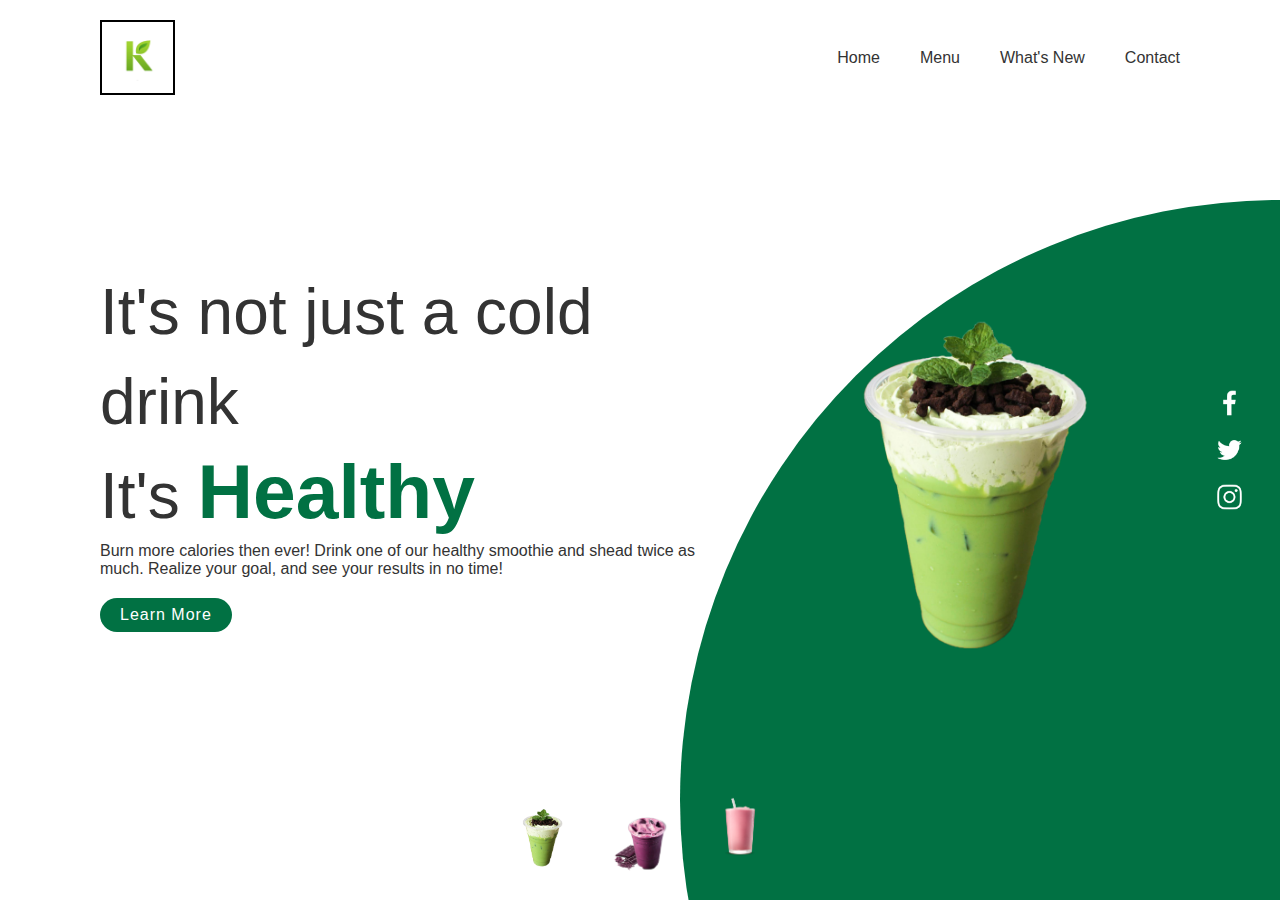
<file: kgreenlandingpage/index.html>
<html lang="en">
<head>
    <meta charset="UTF-8">
    <meta http-equiv="X-UA-Compatible" content="IE=edge">
    <meta name="viewport" content="width=device-width, initial-scale=1.0">
    <link rel="stylesheet" href="styles.css">
    <title>K Green</title>
</head>
<body>
    <section>
        <div class="circle"></div>
        <header>
            <a href="#" class="logo"><img class="img-logo" src="img/greenlogo.png"></a>
            <div class="toggle" onclick="toggleMenu();"></div>
            <ul class="navigation">
                <li><a href="#">Home</a></li>
                <li><a href="#">Menu</a></li>
                <li><a href="#">What's New</a></li>
                <li><a href="#">Contact</a></li>
            </ul>
        </header>
        <div class="content">
            <div class="textbox">
                <h2>It's not just a cold drink<br>It's <span>Healthy</span></h2>
                <p>Burn more calories then ever! Drink one of our healthy smoothie and shead twice as much. Realize your goal, and see your results in no time!</p>
                <a href="#">Learn More</a>
            </div>
            <div class="imgbox">
                <img src="img/green.png" class="smoothie">
            </div>
        </div>
        <ul class="thumb">
            <li><img src="img/green.png" onclick="imgSlider('img/green.png');changeCircleColor('#017143')"></li>
            <li><img src="img/purple.png" onclick="imgSlider('img/purple.png');changeCircleColor('#eb7495')"></li>
            <li><img src="img/pink.png" onclick="imgSlider('img/pink.png');changeCircleColor('#d752b1')"></li>
        </ul>
        <ul class="sci">
            <li><a href="#"><img src="img/facebook.png"></a></li>
            <li><a href="#"><img src="img/twitter.png"></a></li>
            <li><a href="#"><img src="img/instagram.png"></a></li>
        </ul>
    </section>

    <script type="text/javascript">
        function imgSlider(anything){
            document.querySelector('.smoothie').src = anything;
        }

        function changeCircleColor(color){
            const circle = document.querySelector(".circle"); circle.style.background = color;
        }

        function toggleMenu(){
            var menuToggle = document.querySelector('.toggle');
            var navigation = document.querySelector('.navigation')
            menuToggle.classList.toggle('active')
            navigation.classList.toggle('active')
        }
    </script>
</body>
</html>
</file>
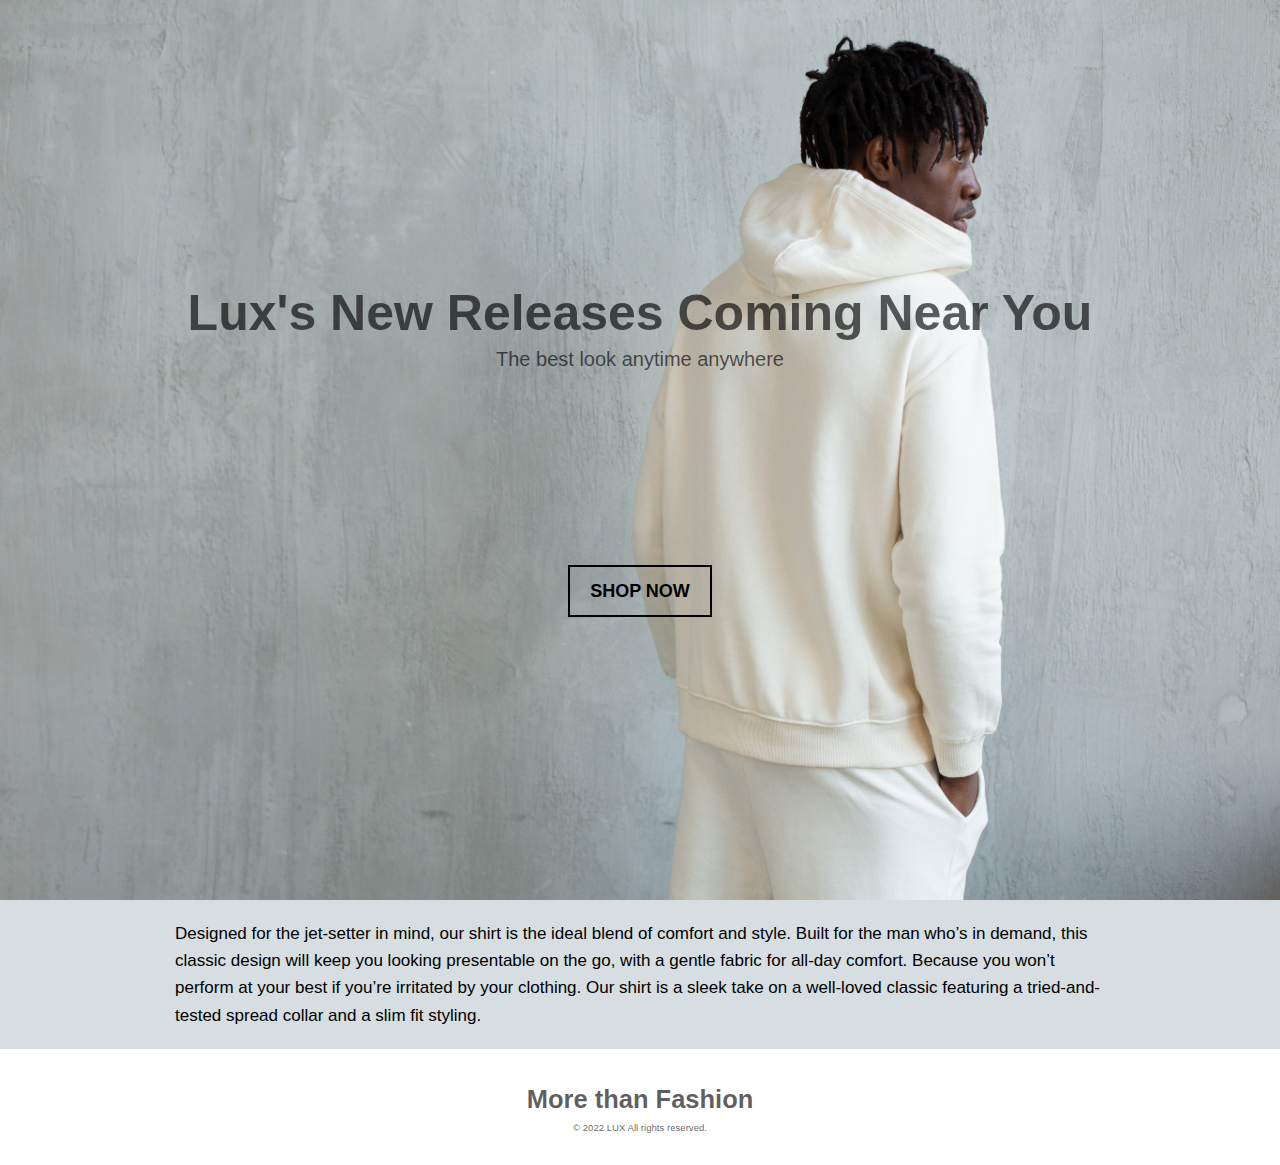
<file: luxlandingpage/index.html>
<html lang="en">
<head>
    <meta charset="UTF-8">
    <meta http-equiv="X-UA-Compatible" content="IE=edge">
    <meta name="viewport" content="width=device-width, initial-scale=1.0">
    <link rel="stylesheet" href="https://cdnjs.cloudflare.com/ajax/libs/font-awesome/6.1.1/css/all.min.css" integrity="sha512-KfkfwYDsLkIlwQp6LFnl8zNdLGxu9YAA1QvwINks4PhcElQSvqcyVLLD9aMhXd13uQjoXtEKNosOWaZqXgel0g==" crossorigin="anonymous" referrerpolicy="no-referrer" />
    <link rel="stylesheet" href="styles.css">
    <title>New Fashion of Today</title>
</head>
<body>

    <header id="showcase">
        <h1>Lux's new releases coming near you</h1>
        <p>The best look anytime anywhere</p>
        <a href="#" class="button">Shop Now</a>
    </header>
    <section id="section-a">
        <p>Designed for the jet-setter in mind, our shirt is the ideal blend of comfort and style. Built for the man who’s in demand, this classic design will keep you looking presentable on the go, with a gentle fabric for all-day comfort. Because you won’t perform at your best if you’re irritated by your clothing. Our shirt is a sleek take on a well-loved classic featuring a tried-and-tested spread collar and a slim fit styling.</p>
    </section>
    <!-- commented out for future usage -->
    <!-- <section id="section-b">
        <p>Lorem ipsum dolor sit amet consectetur adipisicing elit. Consequatur laudantium, id ratione vero nam, at ut atque harum, tempore dolores ex nostrum dolorem! Dolore quam dolorum minus at et porro pariatur, laboriosam quaerat repellat debitis iste deserunt ipsa soluta ratione voluptates cupiditate, officia, accusantium autem nemo maxime. Eum, iusto! Sunt, temporibus blanditiis quia est possimus iure labore veniam asperiores, fugiat beatae omnis! Inventore expedita debitis quae beatae sunt consequuntur nisi. Temporibus, minus ea. Voluptatem accusantium dolores ducimus, cumque adipisci aperiam excepturi nam maiores delectus praesentium provident pariatur perferendis sequi voluptas iusto at qui dolor. Cumque a nobis recusandae odio ipsa.</p>
    </section> -->
    <!-- <section id="section-c">
        <div class="box1">Lorem ipsum dolor sit amet consectetur adipisicing elit. Excepturi, labore sit eveniet maxime soluta qui, vel, cum suscipit odio odit ex adipisci reiciendis magni placeat consequuntur dolor! Similique mollitia, cum quisquam ipsa ipsum quasi alias in ratione culpa hic odio rem. Ratione quaerat suscipit voluptates mollitia est nemo, eum eos.</div>
        <div class="box2">Lorem ipsum dolor sit amet, consectetur adipisicing elit. Quibusdam, iusto magni et adipisci consequatur sed tempore aperiam asperiores, nihil ad architecto fuga eum enim vel, ipsum ipsam commodi quae cupiditate dolorum. Cumque eveniet nisi sequi soluta repellat culpa reprehenderit rem sunt possimus, voluptatum reiciendis eum perspiciatis, corrupti at. Sequi, dolore.</div>
        <div class="box3">Lorem ipsum dolor sit amet consectetur adipisicing elit. Fugiat, cupiditate ut. Non possimus veritatis quia inventore, assumenda reprehenderit sint, unde rem expedita esse voluptate corrupti culpa et corporis odio neque dolor amet voluptatum! Hic velit asperiores, magnam ut nulla cumque doloremque numquam esse distinctio ea enim voluptatem expedita iure delectus.</div>
    </section> -->
    <footer id="footer">
        <div class="footer-container">
          <div class="footer-info-container">
            <h2>More than Fashion</h2>
            <div class="footer-icons">
              <a href="#"><i class="fa-brands fa-twitter-square"></i></a>
              <a href="#"><i class="fa-brands fa-pinterest-square"></i></a>
              <a href="#"><i class="fa-brands fa-facebook-square"></i></a>
              <a href="#"><i class="fa-brands fa-instagram-square"></i></a>
              <a href="#"><i class="fa-brands fa-tiktok"></i></a>
              <a href="#"><i class="fa-brands fa-youtube-square"></i></a>
            </div>
            <p>© 2022 LUX All rights reserved.</p>
          </div>
        </div>
      </footer>
  
</body>
</html>
</file>
<file: kgreenlandingpage/styles.css>
@import url('https://fonts.googleapis.com/css?family=Poppins:200,300,400,500,600,700,800,900&display=swap');
*
{
    margin: 0;
    padding: 0;
    box-sizing: border-box;
    font-family: 'popins', sans-serif;
}

section {
    position: relative;
    width: 100%;
    min-height: 100vh;
    padding: 100px;
    display: flex;
    justify-content: space-between;
    align-items: center;
    background: #fff;


}

header {
    position: absolute;
    top: 0;
    left: 0;
    width: 100%;
    padding: 20px 100px;
    display: flex;
    justify-content: space-between;
    align-items: center;
}

header .logo {
    position: relative;
    max-width: 80px;
}
.img-logo{
    width: 75px;
    height: 75px;
    border: 2px solid black;

}

header ul {
    position: relative;
    display: flex;
}

header ul li {
    list-style: none;
}

header ul li a {
    display: inline-block;
    text-decoration: none;
    color: #333;
    font-weight: 400;
    margin-left: 40px;
}

.content {
    position: relative;
    width: 100%;
    display: flex;
    justify-content: space-between;
    align-items: center;

}

.content .textbox {
    position: relative;
    max-width: 600px;

}

.content .textbox h2 {
    color: #333;
    font-size: 4em;
    line-height: 1.4em;
    font-weight: 500;
}

.content .textbox h2 span {
    color: #017143;
    font-size: 1.2em;
    font-weight: 900;
}

.content .textbox p {
    color: #333;

}

.content .textbox a {
    display: inline-block;
    margin-top: 20px;
    padding: 8px 20px;
    background: #017143;
    color: #fff;
    border-radius: 40px;
    font-weight: 500;
    letter-spacing: 1px;
    text-decoration: none;
}

.content .imgbox {
    width: 600px;
    display: flex;
    justify-content: flex-end;
    padding-right: 50px;
    margin-top: 50px;
} 

.content .imgbox img {
    max-width: 340px;
}

.thumb {
    position: absolute;
    left: 50%;
    bottom: 20px;
    transform: translate(-50%);
    display: flex;
}

.thumb li {
    list-style: none;
    display: inline-block;
    margin: 0 20px;
    cursor: pointer;
    transition: 0.5s;
}

.thumb li:hover {
    transform: translateY(-15px) !important;
}

.thumb li img {
    max-width: 60px;
}

.sci {
    position: absolute;
    top: 50%;
    right: 30px;
    transform: translateY(-50%);
    display: flex;
    justify-content: center;
    align-items: center;
    flex-direction: column;
}

.sci li {
    list-style: none;
}

.sci li a {
    display: inline-block;
    margin: 5px 0;
    transform: scale(0.6);
    filter: invert(1);
}

.circle {
    position: absolute;
    top: 0;
    left: 0;
    width: 100%;
    height: 100%;
    background: #017143;
    clip-path: circle(600px at right 800px);
}

@media (max-width: 991px) {
    header {
        padding: 20px;
    }
    header .logo {
        max-width: 60px;
    }
    header ul {
        position: relative;
        display: none;
    }
    .toggle {
        position: relative;
        width: 30px;
        height: 30px;
        cursor: pointer;
        background: url(/img/menu.png);
        background-size: 30px;
        background-position: center;
        background-repeat: no-repeat;
        filter: invert(1);
        z-index: 11;
    }
    .toggle.active {
        position: fixed;
        right: 20px;
        background: url(/img/close.png);
        background-size: 25px;
        background-position: center;
        background-repeat: no-repeat;
    }
    header ul.navigation.active {
        position: fixed;
        top: 0;
        left: 0;
        width: 100%;
        height: 100%;
        display: flex;
        justify-content: center;
        align-items: center;
        flex-direction: column;
        background: #fff;
        z-index: 10;
    }
    header ul li a {
        font-size: 1.5em;
        margin: 5px 0;
    }
    section {
        padding: 20px 20px 120px;
    }
    .content {
        flex-direction: column;
        margin-top: 100px;
    }
    .content .textbox h2 {
        margin-bottom: 15px;
        font-size: 2.5em;
    }
    .content .textbox {
        max-width: 100%;
    }
    .content .imgbox {
        max-width: 100%;
        justify-content: center;
    }
    .content .imgbox img {
        max-width: 300px;
    }
    .thumb li img {
        max-width: 40px;
    }
    .circle {
        clip-path: circle(400px at center bottom);
    }
    .sci {
        background: #017143;
        right: 0;
        width: 50px;
        border-top-left-radius: 5px;
        border-bottom-left-radius: 5px;
    }
}
</file>
<file: luxlandingpage/styles.css>
/* reset */
*{
    margin: 0;
    padding: 0;
}

body {
    margin: 0;
    font-family: Arial, Helvetica, sans-serif;
    font-size: 17px;
    color: rgba(0, 0, 0, 0.632);
    line-height: 1.6;
}

#showcase {
    background-image: url(img/pexels-monstera-6311693.jpg);
    background-size: cover;
    background-position: center ;
    height: 100vh;
    display: flex;
    flex-direction: column;
    justify-content: center;
    align-items: center;
    text-align: center;
    padding: 0 20px;
/* https://www.pexels.com/photo/stylish-man-in-white-hoodie-standing-near-wall-6311693/ */
}

#showcase h1 {
    font-size: 50px;
    text-transform: capitalize;
    line-height: 1.2;
}

#showcase p {
    font-size: 20px;
}

#showcase .button { 
    font-size: 18px;
    text-decoration: none;
    color: #000;
    border: #000 2px solid;
    padding: 10px 20px;
    border-radius: 0px;
    margin-top: 190px;
    transform: ease;
    font-weight: 600;
}
#showcase a{
    text-transform: uppercase;
}

#showcase .button:hover{
    background: #000;
    color: #fff;
}

#section-a {
    padding: 20px;
    background: #D6DEE1;
    color: #000;
}
#section-a p {
    max-width: 75%;
    margin: auto;

}
/* commented out for future usage */
/* #section-b {
    padding: 20px;
    background: #f4f4f4;
    text-align: center;
}
#section-c {
    display: flex;
}

#section-c div {
    padding: 20px;
}

#section-c .box1, #section-c .box3 {
    background: #A99B8F;
    color: #fff;
}

#section-c .box1, #section-c .box3 {
    background: #f4f4f4;
    color: #000;
} */
.footer-info-container h1{
    font-size: 1.2rem;
}
.footer-info-container p{
    font-size: .6rem;
}
.footer-container{
    padding: 30px 0 30px;
    text-align: center;
}
.footer-icons{
    font-size: 2rem;
}
.footer-icons i {
    margin-right: 7px;
    color: #000;
}
</file>
